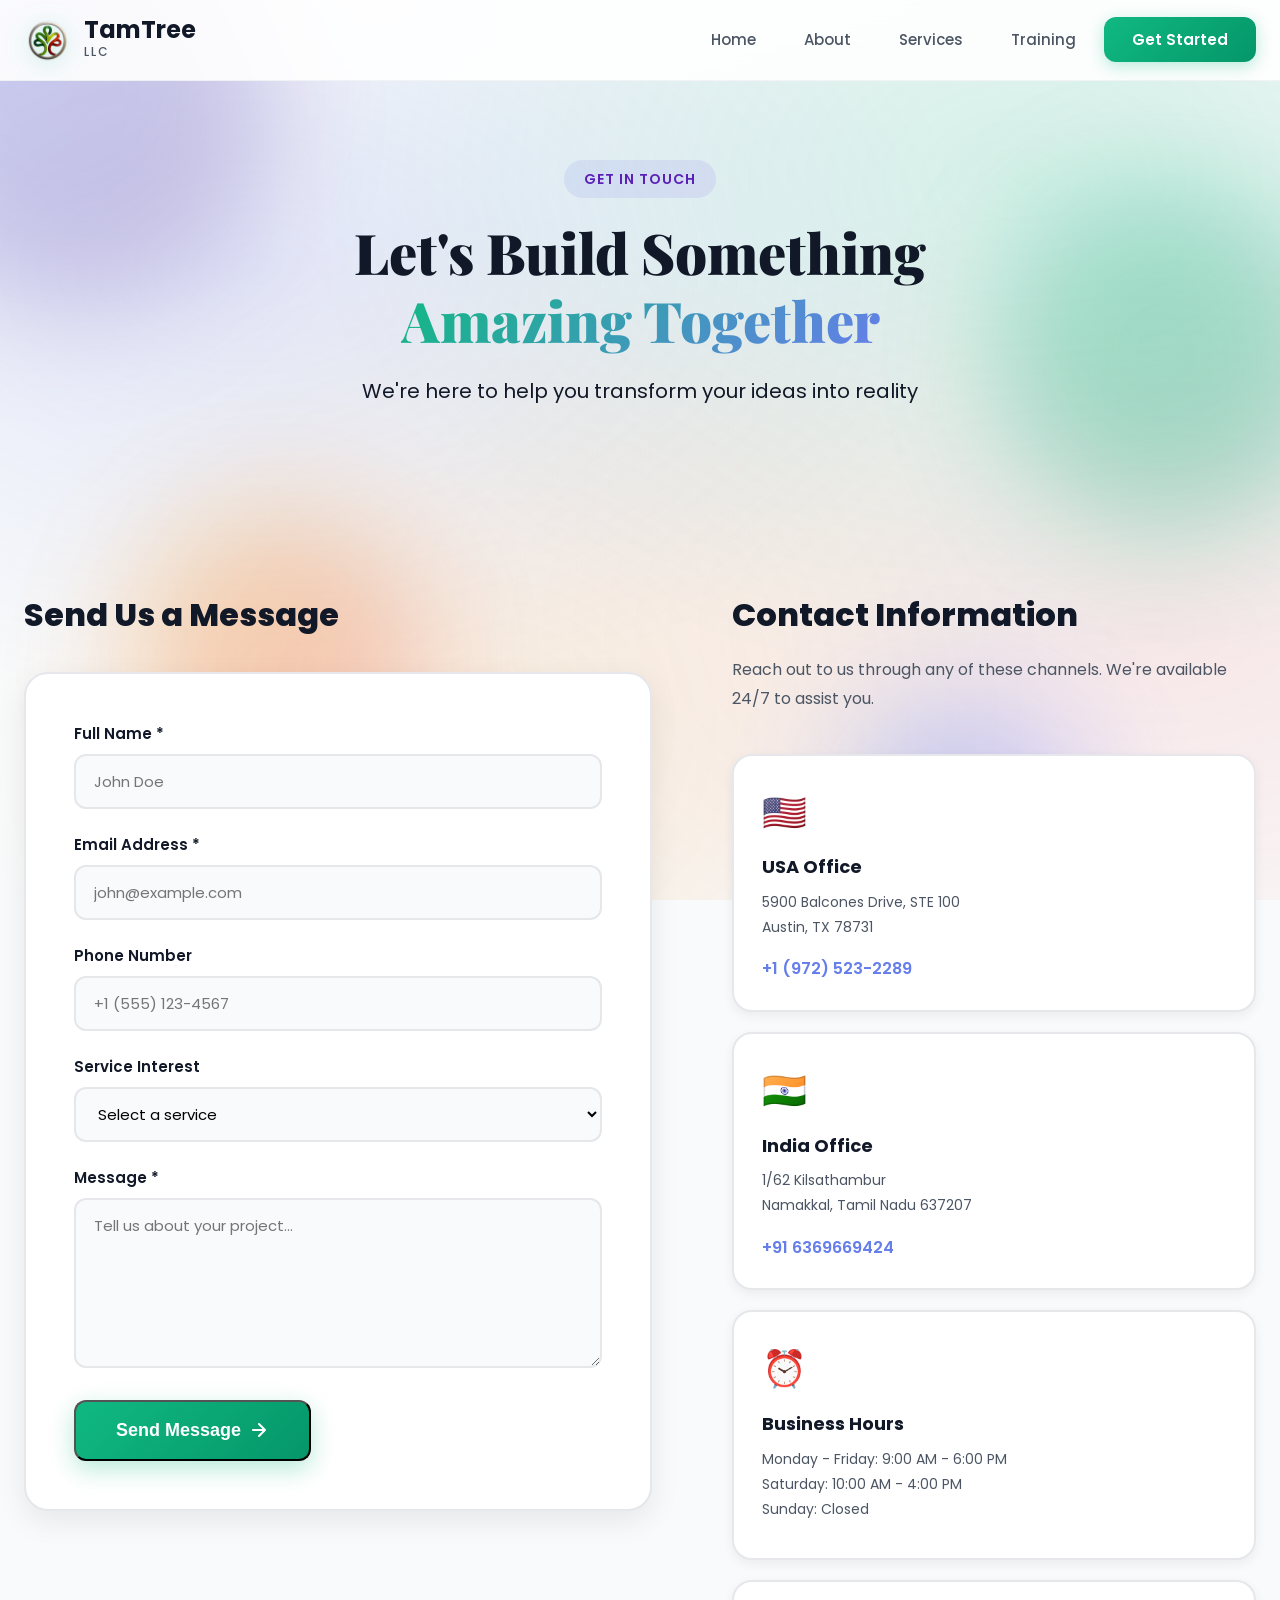
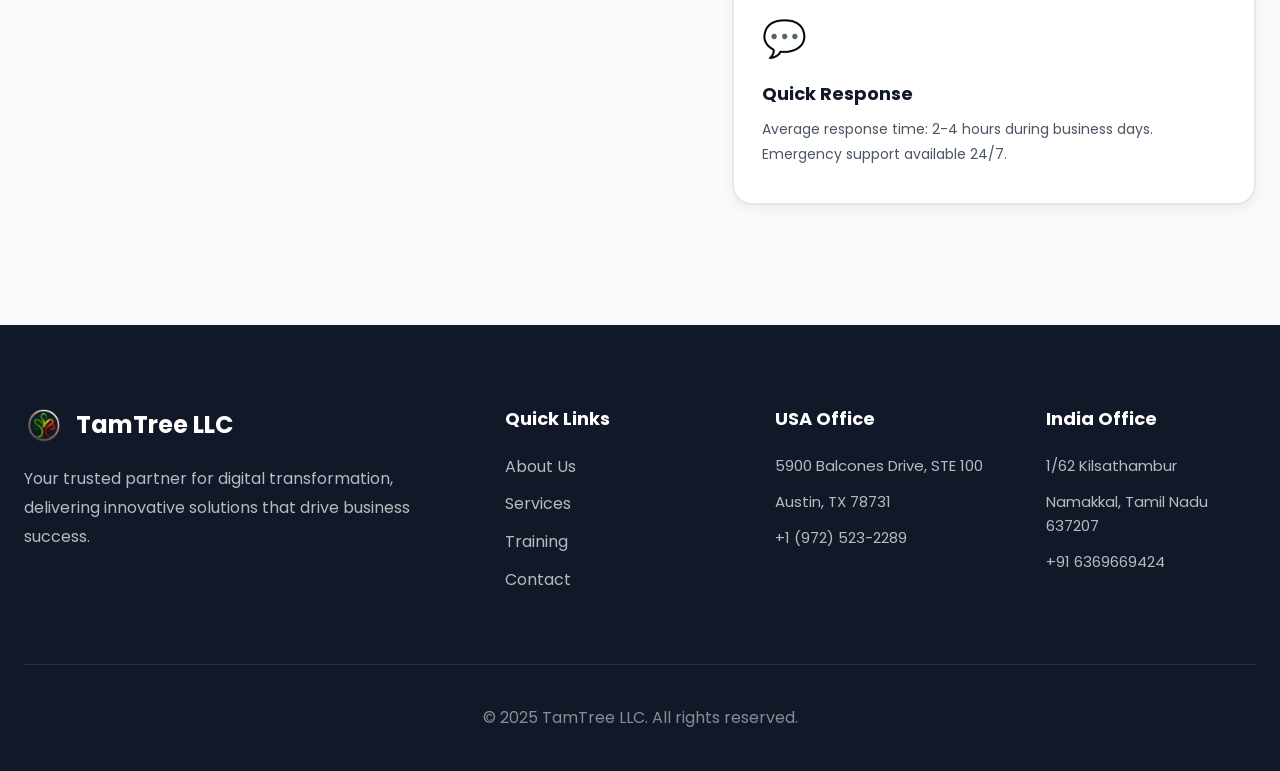
<file: contact.html>
<!DOCTYPE html>
<html lang="en">
<head>
    <meta charset="UTF-8">
    <meta name="viewport" content="width=device-width, initial-scale=1.0">
    <title>Contact Us - TamTree LLC</title>
    <link rel="stylesheet" href="styles.css">
    <link rel="preconnect" href="https://fonts.googleapis.com">
    <link rel="preconnect" href="https://fonts.gstatic.com" crossorigin>
    <link href="https://fonts.googleapis.com/css2?family=Poppins:wght@300;400;500;600;700;800;900&family=Playfair+Display:wght@700;900&display=swap" rel="stylesheet">
</head>
<body>
    <!-- Animated Background -->
    <div class="animated-bg">
        <div class="mesh-gradient"></div>
        <div class="floating-shapes">
            <div class="shape shape-1"></div>
            <div class="shape shape-2"></div>
            <div class="shape shape-3"></div>
            <div class="shape shape-4"></div>
        </div>
    </div>

    <!-- Navigation -->
    <nav class="navbar" id="navbar">
        <div class="container nav-container">
            <div class="nav-brand">
                <div class="logo-container">
                    <img src="assets/logo.png" alt="TamTree Logo" class="logo-img">
                </div>
                <div class="brand-text-wrapper">
                    <span class="brand-text">TamTree</span>
                    <span class="brand-subtitle">LLC</span>
                </div>
            </div>
            <ul class="nav-menu" id="navMenu">
                <li><a href="index.html" class="nav-link">Home</a></li>
                <li><a href="about.html" class="nav-link">About</a></li>
                <li><a href="services.html" class="nav-link">Services</a></li>
                <li><a href="training.html" class="nav-link">Training</a></li>
                <li><a href="contact.html" class="btn-primary-nav">Get Started</a></li>
            </ul>
            <button class="mobile-toggle" id="mobileToggle">
                <span></span>
                <span></span>
                <span></span>
            </button>
        </div>
    </nav>

    <!-- Page Header -->
    <section class="page-header">
        <div class="container">
            <div class="page-header-content">
                <span class="page-subtitle">Get In Touch</span>
                <h1 class="page-title">Let's Build Something <span class="gradient-text">Amazing Together</span></h1>
                <p class="page-description">We're here to help you transform your ideas into reality</p>
            </div>
        </div>
    </section>

    <!-- Contact Section -->
    <section class="contact-section">
        <div class="container">
            <div class="contact-grid">
                <div class="contact-form-wrapper">
                    <h2 class="contact-form-title">Send Us a Message</h2>
                    <form class="contact-form" id="contactForm">
                        <div class="form-group">
                            <label for="name">Full Name *</label>
                            <input type="text" id="name" name="name" required placeholder="John Doe">
                        </div>
                        <div class="form-group">
                            <label for="email">Email Address *</label>
                            <input type="email" id="email" name="email" required placeholder="john@example.com">
                        </div>
                        <div class="form-group">
                            <label for="phone">Phone Number</label>
                            <input type="tel" id="phone" name="phone" placeholder="+1 (555) 123-4567">
                        </div>
                        <div class="form-group">
                            <label for="service">Service Interest</label>
                            <select id="service" name="service">
                                <option value="">Select a service</option>
                                <option value="web-mobile">Web & Mobile Development</option>
                                <option value="fullstack">Fullstack Development</option>
                                <option value="sap-peoplesoft">SAP & PeopleSoft</option>
                                <option value="staffing">Technology Staffing</option>
                                <option value="training">Training Programs</option>
                                <option value="other">Other</option>
                            </select>
                        </div>
                        <div class="form-group">
                            <label for="message">Message *</label>
                            <textarea id="message" name="message" rows="6" required placeholder="Tell us about your project..."></textarea>
                        </div>
                        <button type="submit" class="btn-primary btn-large">
                            Send Message
                            <svg width="20" height="20" viewBox="0 0 20 20" fill="none">
                                <path d="M4 10H16M16 10L10 4M16 10L10 16" stroke="currentColor" stroke-width="2" stroke-linecap="round"/>
                            </svg>
                        </button>
                    </form>
                </div>

                <div class="contact-info-wrapper">
                    <h2 class="contact-info-title">Contact Information</h2>
                    <p class="contact-info-desc">Reach out to us through any of these channels. We're available 24/7 to assist you.</p>
                    
                    <div class="contact-info-cards">
                        <div class="info-card">
                            <div class="info-icon">🇺🇸</div>
                            <h3 class="info-card-title">USA Office</h3>
                            <p class="info-card-text">5900 Balcones Drive, STE 100<br>Austin, TX 78731</p>
                            <a href="tel:+19725232289" class="info-link">+1 (972) 523-2289</a>
                        </div>

                        <div class="info-card">
                            <div class="info-icon">🇮🇳</div>
                            <h3 class="info-card-title">India Office</h3>
                            <p class="info-card-text">1/62 Kilsathambur<br>Namakkal, Tamil Nadu 637207</p>
                            <a href="tel:+916369669424" class="info-link">+91 6369669424</a>
                        </div>

                        <div class="info-card">
                            <div class="info-icon">⏰</div>
                            <h3 class="info-card-title">Business Hours</h3>
                            <p class="info-card-text">Monday - Friday: 9:00 AM - 6:00 PM<br>Saturday: 10:00 AM - 4:00 PM<br>Sunday: Closed</p>
                        </div>

                        <div class="info-card">
                            <div class="info-icon">💬</div>
                            <h3 class="info-card-title">Quick Response</h3>
                            <p class="info-card-text">Average response time: 2-4 hours during business days. Emergency support available 24/7.</p>
                        </div>
                    </div>
                </div>
            </div>
        </div>
    </section>

    <!-- Footer -->
    <footer class="footer">
        <div class="container">
            <div class="footer-content">
                <div class="footer-col">
                    <div class="footer-logo">
                        <img src="assets/logo.png" alt="TamTree Logo">
                        <span>TamTree LLC</span>
                    </div>
                    <p class="footer-about">Your trusted partner for digital transformation, delivering innovative solutions that drive business success.</p>
                </div>
                <div class="footer-col">
                    <h4>Quick Links</h4>
                    <ul class="footer-links">
                        <li><a href="about.html">About Us</a></li>
                        <li><a href="services.html">Services</a></li>
                        <li><a href="training.html">Training</a></li>
                        <li><a href="contact.html">Contact</a></li>
                    </ul>
                </div>
                <div class="footer-col">
                    <h4>USA Office</h4>
                    <ul class="footer-contact">
                        <li>5900 Balcones Drive, STE 100</li>
                        <li>Austin, TX 78731</li>
                        <li>+1 (972) 523-2289</li>
                    </ul>
                </div>
                <div class="footer-col">
                    <h4>India Office</h4>
                    <ul class="footer-contact">
                        <li>1/62 Kilsathambur</li>
                        <li>Namakkal, Tamil Nadu 637207</li>
                        <li>+91 6369669424</li>
                    </ul>
                </div>
            </div>
            <div class="footer-bottom">
                <p>&copy; 2025 TamTree LLC. All rights reserved.</p>
            </div>
        </div>
    </footer>

    <script src="script.js"></script>
</body>
</html>
</file>
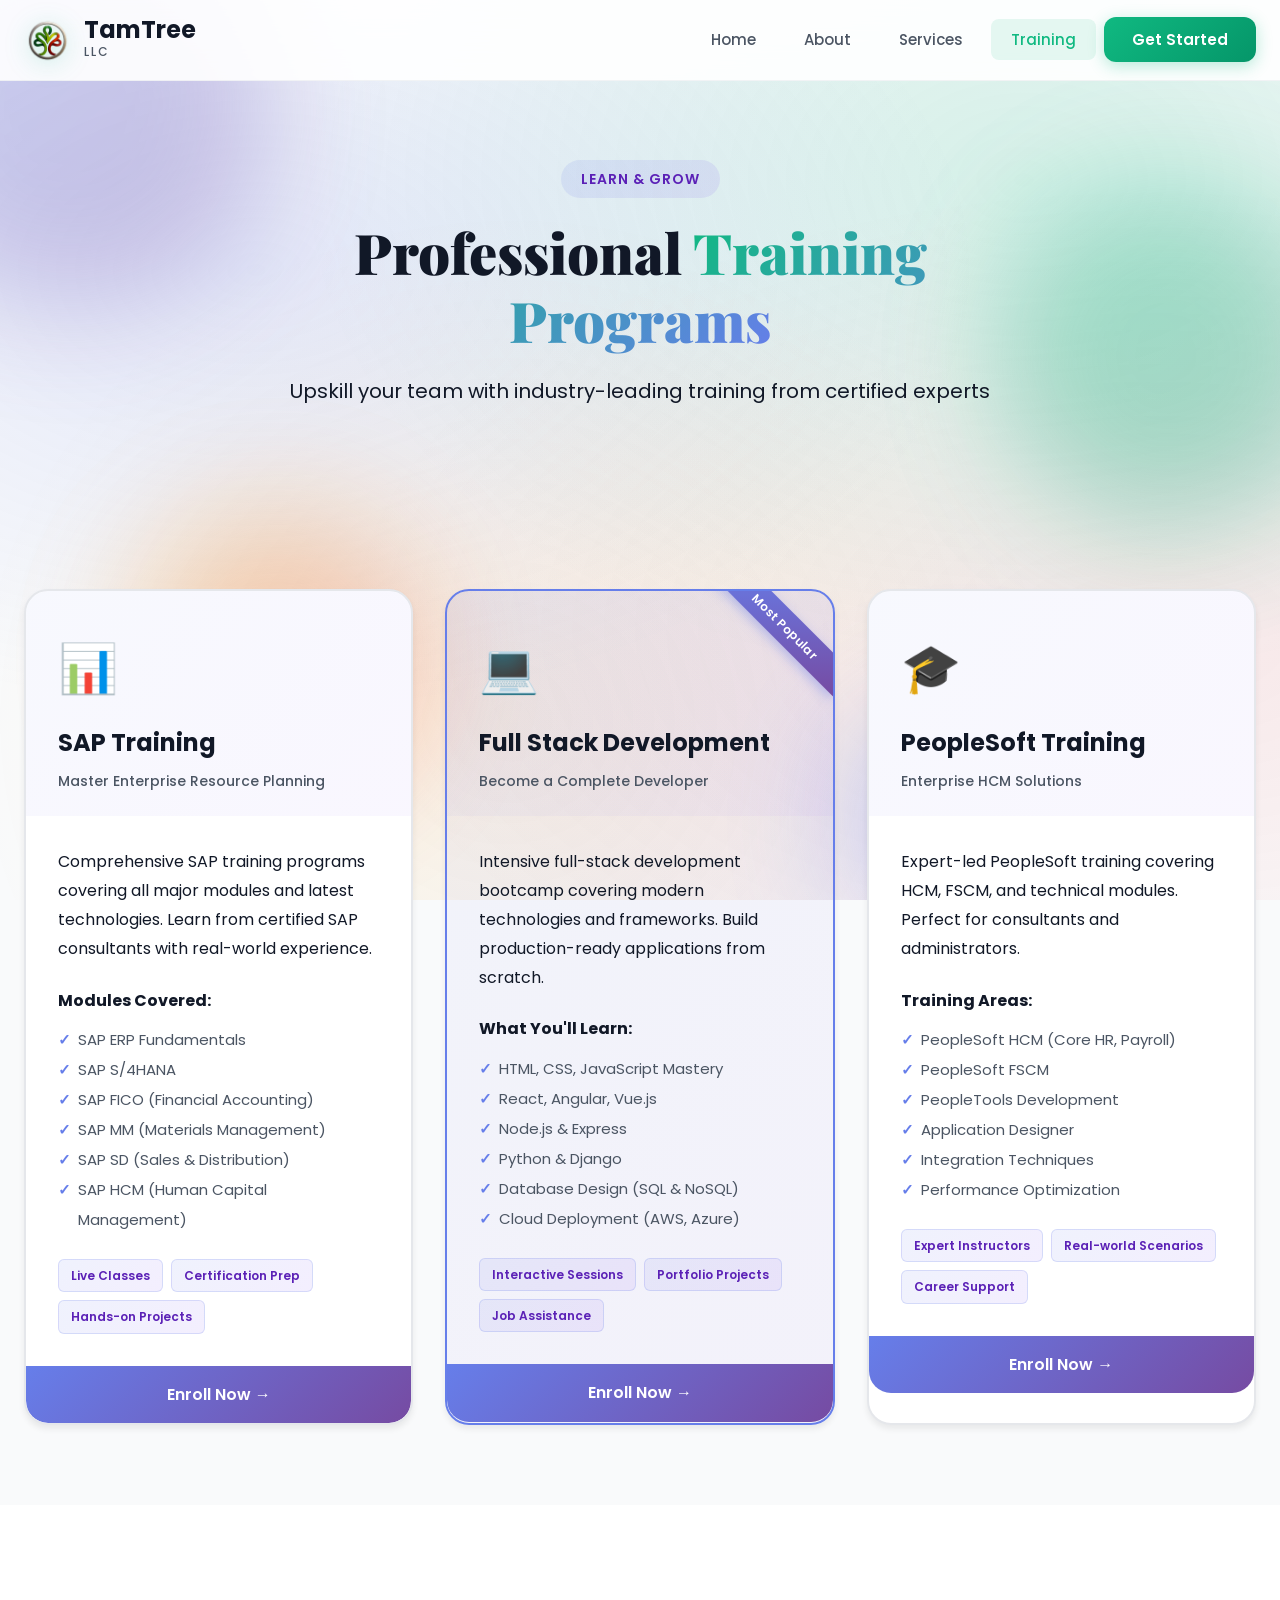
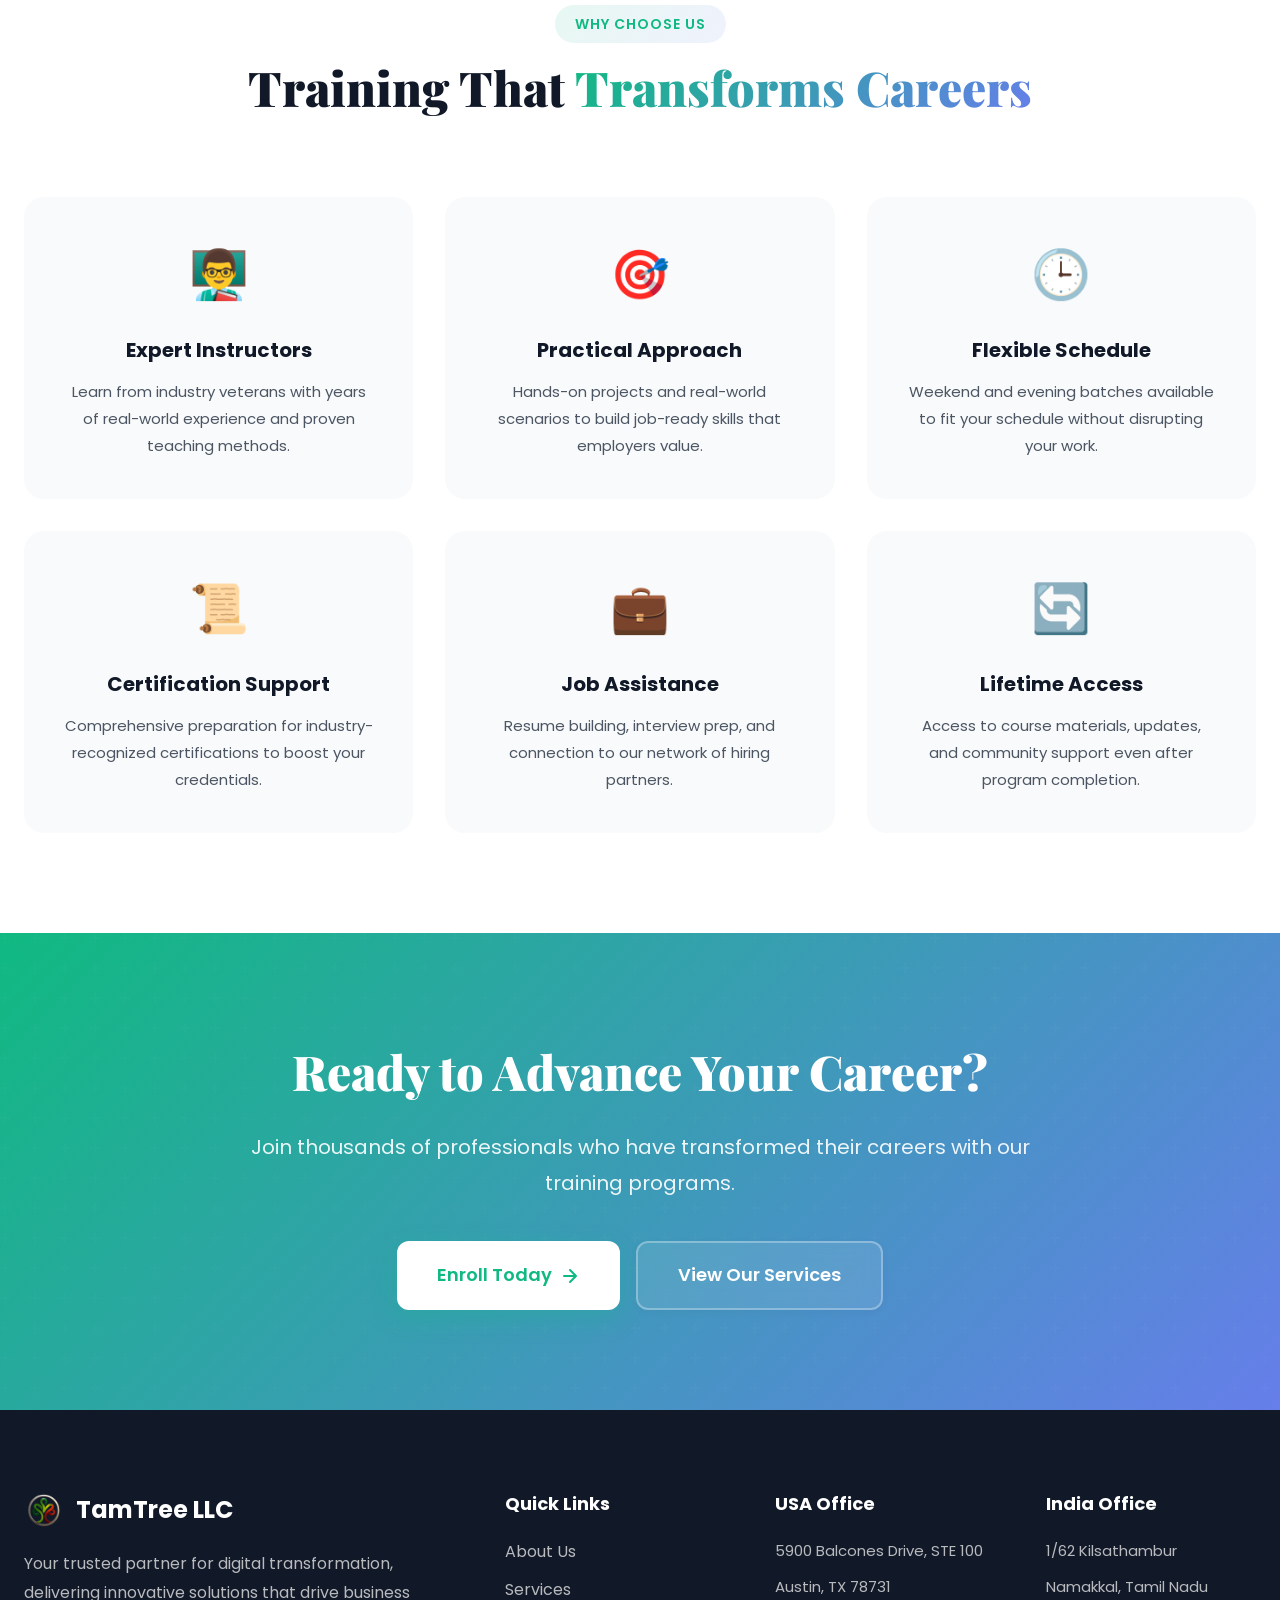
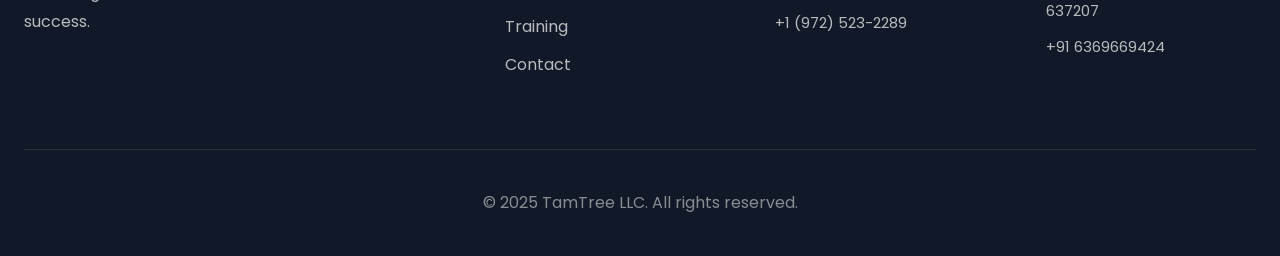
<file: training.html>
<!DOCTYPE html>
<html lang="en">
<head>
    <meta charset="UTF-8">
    <meta name="viewport" content="width=device-width, initial-scale=1.0">
    <title>Training Programs - TamTree LLC</title>
    <link rel="stylesheet" href="styles.css">
    <link rel="preconnect" href="https://fonts.googleapis.com">
    <link rel="preconnect" href="https://fonts.gstatic.com" crossorigin>
    <link href="https://fonts.googleapis.com/css2?family=Poppins:wght@300;400;500;600;700;800;900&family=Playfair+Display:wght@700;900&display=swap" rel="stylesheet">
</head>
<body>
    <!-- Animated Background -->
    <div class="animated-bg">
        <div class="mesh-gradient"></div>
        <div class="floating-shapes">
            <div class="shape shape-1"></div>
            <div class="shape shape-2"></div>
            <div class="shape shape-3"></div>
            <div class="shape shape-4"></div>
        </div>
    </div>

    <!-- Navigation -->
    <nav class="navbar" id="navbar">
        <div class="container nav-container">
            <div class="nav-brand">
                <div class="logo-container">
                    <img src="assets/logo.png" alt="TamTree Logo" class="logo-img">
                </div>
                <div class="brand-text-wrapper">
                    <span class="brand-text">TamTree</span>
                    <span class="brand-subtitle">LLC</span>
                </div>
            </div>
            <ul class="nav-menu" id="navMenu">
                <li><a href="index.html" class="nav-link">Home</a></li>
                <li><a href="about.html" class="nav-link">About</a></li>
                <li><a href="services.html" class="nav-link">Services</a></li>
                <li><a href="training.html" class="nav-link active">Training</a></li>
                <li><a href="contact.html" class="btn-primary-nav">Get Started</a></li>
            </ul>
            <button class="mobile-toggle" id="mobileToggle">
                <span></span>
                <span></span>
                <span></span>
            </button>
        </div>
    </nav>

    <!-- Page Header -->
    <section class="page-header">
        <div class="container">
            <div class="page-header-content">
                <span class="page-subtitle">Learn & Grow</span>
                <h1 class="page-title">Professional <span class="gradient-text">Training Programs</span></h1>
                <p class="page-description">Upskill your team with industry-leading training from certified experts</p>
            </div>
        </div>
    </section>

    <!-- Training Programs -->
    <section class="training-programs">
        <div class="container">
            <div class="training-grid">
                <div class="training-card">
                    <div class="training-header">
                        <div class="training-icon">📊</div>
                        <h3 class="training-title">SAP Training</h3>
                        <p class="training-subtitle">Master Enterprise Resource Planning</p>
                    </div>
                    <div class="training-body">
                        <p class="training-desc">Comprehensive SAP training programs covering all major modules and latest technologies. Learn from certified SAP consultants with real-world experience.</p>
                        <h4 class="training-modules-title">Modules Covered:</h4>
                        <ul class="training-modules">
                            <li>SAP ERP Fundamentals</li>
                            <li>SAP S/4HANA</li>
                            <li>SAP FICO (Financial Accounting)</li>
                            <li>SAP MM (Materials Management)</li>
                            <li>SAP SD (Sales & Distribution)</li>
                            <li>SAP HCM (Human Capital Management)</li>
                        </ul>
                        <div class="training-features">
                            <span class="feature-badge">Live Classes</span>
                            <span class="feature-badge">Certification Prep</span>
                            <span class="feature-badge">Hands-on Projects</span>
                        </div>
                    </div>
                    <a href="contact.html" class="training-cta">Enroll Now →</a>
                </div>

                <div class="training-card featured">
                    <div class="featured-ribbon">Most Popular</div>
                    <div class="training-header">
                        <div class="training-icon">💻</div>
                        <h3 class="training-title">Full Stack Development</h3>
                        <p class="training-subtitle">Become a Complete Developer</p>
                    </div>
                    <div class="training-body">
                        <p class="training-desc">Intensive full-stack development bootcamp covering modern technologies and frameworks. Build production-ready applications from scratch.</p>
                        <h4 class="training-modules-title">What You'll Learn:</h4>
                        <ul class="training-modules">
                            <li>HTML, CSS, JavaScript Mastery</li>
                            <li>React, Angular, Vue.js</li>
                            <li>Node.js & Express</li>
                            <li>Python & Django</li>
                            <li>Database Design (SQL & NoSQL)</li>
                            <li>Cloud Deployment (AWS, Azure)</li>
                        </ul>
                        <div class="training-features">
                            <span class="feature-badge">Interactive Sessions</span>
                            <span class="feature-badge">Portfolio Projects</span>
                            <span class="feature-badge">Job Assistance</span>
                        </div>
                    </div>
                    <a href="contact.html" class="training-cta">Enroll Now →</a>
                </div>

                <div class="training-card">
                    <div class="training-header">
                        <div class="training-icon">🎓</div>
                        <h3 class="training-title">PeopleSoft Training</h3>
                        <p class="training-subtitle">Enterprise HCM Solutions</p>
                    </div>
                    <div class="training-body">
                        <p class="training-desc">Expert-led PeopleSoft training covering HCM, FSCM, and technical modules. Perfect for consultants and administrators.</p>
                        <h4 class="training-modules-title">Training Areas:</h4>
                        <ul class="training-modules">
                            <li>PeopleSoft HCM (Core HR, Payroll)</li>
                            <li>PeopleSoft FSCM</li>
                            <li>PeopleTools Development</li>
                            <li>Application Designer</li>
                            <li>Integration Techniques</li>
                            <li>Performance Optimization</li>
                        </ul>
                        <div class="training-features">
                            <span class="feature-badge">Expert Instructors</span>
                            <span class="feature-badge">Real-world Scenarios</span>
                            <span class="feature-badge">Career Support</span>
                        </div>
                    </div>
                    <a href="contact.html" class="training-cta">Enroll Now →</a>
                </div>
            </div>
        </div>
    </section>

    <!-- Training Features -->
    <section class="training-benefits">
        <div class="container">
            <div class="section-header">
                <span class="section-subtitle">Why Choose Us</span>
                <h2 class="section-title">Training That <span class="gradient-text">Transforms Careers</span></h2>
            </div>
            <div class="benefits-grid">
                <div class="benefit-card">
                    <div class="benefit-icon">👨‍🏫</div>
                    <h3 class="benefit-title">Expert Instructors</h3>
                    <p class="benefit-text">Learn from industry veterans with years of real-world experience and proven teaching methods.</p>
                </div>
                <div class="benefit-card">
                    <div class="benefit-icon">🎯</div>
                    <h3 class="benefit-title">Practical Approach</h3>
                    <p class="benefit-text">Hands-on projects and real-world scenarios to build job-ready skills that employers value.</p>
                </div>
                <div class="benefit-card">
                    <div class="benefit-icon">🕒</div>
                    <h3 class="benefit-title">Flexible Schedule</h3>
                    <p class="benefit-text">Weekend and evening batches available to fit your schedule without disrupting your work.</p>
                </div>
                <div class="benefit-card">
                    <div class="benefit-icon">📜</div>
                    <h3 class="benefit-title">Certification Support</h3>
                    <p class="benefit-text">Comprehensive preparation for industry-recognized certifications to boost your credentials.</p>
                </div>
                <div class="benefit-card">
                    <div class="benefit-icon">💼</div>
                    <h3 class="benefit-title">Job Assistance</h3>
                    <p class="benefit-text">Resume building, interview prep, and connection to our network of hiring partners.</p>
                </div>
                <div class="benefit-card">
                    <div class="benefit-icon">🔄</div>
                    <h3 class="benefit-title">Lifetime Access</h3>
                    <p class="benefit-text">Access to course materials, updates, and community support even after program completion.</p>
                </div>
            </div>
        </div>
    </section>

    <!-- CTA Section -->
    <section class="cta-section">
        <div class="container">
            <div class="cta-content">
                <div class="cta-text">
                    <h2 class="cta-title">Ready to Advance Your Career?</h2>
                    <p class="cta-description">Join thousands of professionals who have transformed their careers with our training programs.</p>
                </div>
                <div class="cta-buttons">
                    <a href="contact.html" class="btn-primary btn-large">
                        Enroll Today
                        <svg width="20" height="20" viewBox="0 0 20 20" fill="none">
                            <path d="M4 10H16M16 10L10 4M16 10L10 16" stroke="currentColor" stroke-width="2" stroke-linecap="round"/>
                        </svg>
                    </a>
                    <a href="services.html" class="btn-secondary btn-large">View Our Services</a>
                </div>
            </div>
        </div>
    </section>

    <!-- Footer -->
    <footer class="footer">
        <div class="container">
            <div class="footer-content">
                <div class="footer-col">
                    <div class="footer-logo">
                        <img src="assets/logo.png" alt="TamTree Logo">
                        <span>TamTree LLC</span>
                    </div>
                    <p class="footer-about">Your trusted partner for digital transformation, delivering innovative solutions that drive business success.</p>
                </div>
                <div class="footer-col">
                    <h4>Quick Links</h4>
                    <ul class="footer-links">
                        <li><a href="about.html">About Us</a></li>
                        <li><a href="services.html">Services</a></li>
                        <li><a href="training.html">Training</a></li>
                        <li><a href="contact.html">Contact</a></li>
                    </ul>
                </div>
                <div class="footer-col">
                    <h4>USA Office</h4>
                    <ul class="footer-contact">
                        <li>5900 Balcones Drive, STE 100</li>
                        <li>Austin, TX 78731</li>
                        <li>+1 (972) 523-2289</li>
                    </ul>
                </div>
                <div class="footer-col">
                    <h4>India Office</h4>
                    <ul class="footer-contact">
                        <li>1/62 Kilsathambur</li>
                        <li>Namakkal, Tamil Nadu 637207</li>
                        <li>+91 6369669424</li>
                    </ul>
                </div>
            </div>
            <div class="footer-bottom">
                <p>&copy; 2025 TamTree LLC. All rights reserved.</p>
            </div>
        </div>
    </footer>

    <script src="script.js"></script>
</body>
</html>
</file>
<file: styles.css>
/* ===== Premium Design System ===== */
:root {
    --primary: #10b981;
    --primary-dark: #059669;
    --secondary: #667eea;
    --secondary-dark: #764ba2;
    --accent: #f59e0b;
    --accent-red: #ef4444;
    --text-primary: #111827;
    --text-secondary: #4b5563;
    --bg-light: #f9fafb;
    --bg-white: #ffffff;
    --border: #e5e7eb;
    --shadow-sm: 0 2px 8px rgba(0, 0, 0, 0.04);
    --shadow-md: 0 8px 24px rgba(0, 0, 0, 0.08);
    --shadow-lg: 0 16px 48px rgba(0, 0, 0, 0.12);
    --shadow-xl: 0 24px 64px rgba(0, 0, 0, 0.16);
}

* {
    margin: 0;
    padding: 0;
    box-sizing: border-box;
}

body {
    font-family: 'Poppins', -apple-system, BlinkMacSystemFont, sans-serif;
    color: var(--text-primary);
    line-height: 1.6;
    overflow-x: hidden;
    background: var(--bg-light);
}

.container {
    max-width: 1280px;
    margin: 0 auto;
    padding: 0 24px;
}

/* ===== Animated Background ===== */
.animated-bg {
    position: fixed;
    top: 0;
    left: 0;
    width: 100%;
    height: 100%;
    z-index: -1;
    overflow: hidden;
}

.mesh-gradient {
    position: absolute;
    width: 100%;
    height: 100%;
    background: 
        radial-gradient(at 20% 30%, rgba(102, 126, 234, 0.15) 0px, transparent 50%),
        radial-gradient(at 80% 20%, rgba(16, 185, 129, 0.15) 0px, transparent 50%),
        radial-gradient(at 40% 80%, rgba(245, 158, 11, 0.1) 0px, transparent 50%),
        radial-gradient(at 90% 70%, rgba(239, 68, 68, 0.1) 0px, transparent 50%);
    animation: meshMove 20s ease-in-out infinite;
}

@keyframes meshMove {
    0%, 100% { transform: translate(0, 0) scale(1); }
    33% { transform: translate(30px, -30px) scale(1.1); }
    66% { transform: translate(-20px, 20px) scale(0.9); }
}

.floating-shapes {
    position: absolute;
    width: 100%;
    height: 100%;
}

.shape {
    position: absolute;
    border-radius: 50%;
    filter: blur(60px);
    opacity: 0.3;
}

.shape-1 {
    width: 400px;
    height: 400px;
    background: linear-gradient(135deg, #667eea 0%, #764ba2 100%);
    top: -10%;
    left: -10%;
    animation: float 25s ease-in-out infinite;
}

.shape-2 {
    width: 350px;
    height: 350px;
    background: linear-gradient(135deg, #10b981 0%, #059669 100%);
    top: 20%;
    right: -5%;
    animation: float 20s ease-in-out infinite reverse;
}

.shape-3 {
    width: 300px;
    height: 300px;
    background: linear-gradient(135deg, #f59e0b 0%, #ef4444 100%);
    bottom: 10%;
    left: 10%;
    animation: float 30s ease-in-out infinite;
}

.shape-4 {
    width: 250px;
    height: 250px;
    background: linear-gradient(135deg, #3b82f6 0%, #8b5cf6 100%);
    bottom: -5%;
    right: 15%;
    animation: float 22s ease-in-out infinite reverse;
}

@keyframes float {
    0%, 100% { transform: translate(0, 0) rotate(0deg); }
    33% { transform: translate(50px, -50px) rotate(120deg); }
    66% { transform: translate(-30px, 30px) rotate(240deg); }
}

/* ===== Navigation ===== */
.navbar {
    position: fixed;
    top: 0;
    left: 0;
    width: 100%;
    background: rgba(255, 255, 255, 0.9);
    backdrop-filter: blur(20px);
    -webkit-backdrop-filter: blur(20px);
    border-bottom: 1px solid rgba(229, 231, 235, 0.5);
    z-index: 1000;
    transition: all 0.3s cubic-bezier(0.4, 0, 0.2, 1);
}

.navbar.scrolled {
    box-shadow: var(--shadow-md);
}

.nav-container {
    display: flex;
    justify-content: space-between;
    align-items: center;
    padding: 16px 24px;
}

.nav-brand {
    display: flex;
    align-items: center;
    gap: 12px;
    cursor: pointer;
}

.logo-container {
    width: 48px;
    height: 48px;
    animation: logoFloat 3s ease-in-out infinite;
}

@keyframes logoFloat {
    0%, 100% { transform: translateY(0px); }
    50% { transform: translateY(-5px); }
}

.logo-img {
    width: 100%;
    height: 100%;
    filter: drop-shadow(0 4px 12px rgba(16, 185, 129, 0.3));
}

.brand-text-wrapper {
    display: flex;
    flex-direction: column;
}

.brand-text {
    font-size: 24px;
    font-weight: 700;
    color: var(--text-primary);
    line-height: 1;
}

.brand-subtitle {
    font-size: 12px;
    font-weight: 500;
    color: var(--text-secondary);
    letter-spacing: 2px;
}

.nav-menu {
    display: flex;
    list-style: none;
    gap: 8px;
    align-items: center;
}

.nav-link {
    padding: 10px 20px;
    color: var(--text-secondary);
    text-decoration: none;
    font-weight: 500;
    font-size: 15px;
    border-radius: 8px;
    transition: all 0.3s ease;
    position: relative;
}

.nav-link:hover {
    color: var(--primary);
    background: rgba(16, 185, 129, 0.05);
}

.nav-link.active {
    color: var(--primary);
    background: rgba(16, 185, 129, 0.1);
}

.btn-primary-nav {
    padding: 12px 28px;
    background: linear-gradient(135deg, var(--primary) 0%, var(--primary-dark) 100%);
    color: white;
    text-decoration: none;
    font-weight: 600;
    font-size: 15px;
    border-radius: 12px;
    box-shadow: 0 4px 16px rgba(16, 185, 129, 0.3);
    transition: all 0.3s cubic-bezier(0.4, 0, 0.2, 1);
}

.btn-primary-nav:hover {
    transform: translateY(-2px);
    box-shadow: 0 8px 24px rgba(16, 185, 129, 0.4);
}

.mobile-toggle {
    display: none;
    flex-direction: column;
    gap: 6px;
    background: none;
    border: none;
    cursor: pointer;
    padding: 8px;
}

.mobile-toggle span {
    width: 28px;
    height: 3px;
    background: var(--text-primary);
    border-radius: 2px;
    transition: all 0.3s ease;
}

/* ===== Hero Section ===== */
.hero {
    padding: 160px 0 120px;
    position: relative;
}

.hero-content {
    display: grid;
    grid-template-columns: 1fr 1fr;
    gap: 80px;
    align-items: center;
}

.hero-badge {
    display: inline-flex;
    align-items: center;
    gap: 12px;
    padding: 12px 24px;
    background: linear-gradient(135deg, rgba(102, 126, 234, 0.15) 0%, rgba(139, 92, 246, 0.15) 100%);
    border: 1.5px solid rgba(102, 126, 234, 0.3);
    border-radius: 50px;
    font-size: 17px;
    font-weight: 600;
    color: #5b21b6;
    margin-bottom: 24px;
    animation: slideDown 0.8s cubic-bezier(0.4, 0, 0.2, 1);
}

@keyframes slideDown {
    from {
        opacity: 0;
        transform: translateY(-20px);
    }
    to {
        opacity: 1;
        transform: translateY(0);
    }
}

.badge-icon {
    font-size: 18px;
    animation: sparkle 2s ease-in-out infinite;
}

@keyframes sparkle {
    0%, 100% { transform: scale(1) rotate(0deg); }
    50% { transform: scale(1.2) rotate(180deg); }
}

.hero-title {
    font-family: 'Playfair Display', serif;
    font-size: 64px;
    font-weight: 900;
    line-height: 1.1;
    margin-bottom: 24px;
    animation: fadeInUp 0.8s cubic-bezier(0.4, 0, 0.2, 1) 0.2s both;
}

@keyframes fadeInUp {
    from {
        opacity: 0;
        transform: translateY(30px);
    }
    to {
        opacity: 1;
        transform: translateY(0);
    }
}

.gradient-text {
    background: linear-gradient(135deg, var(--primary) 0%, var(--secondary) 100%);
    -webkit-background-clip: text;
    -webkit-text-fill-color: transparent;
    background-clip: text;
}

.hero-description {
    font-size: 20px;
    line-height: 1.8;
    color: var(--text-primary);
    margin-bottom: 40px;
    animation: fadeInUp 0.8s cubic-bezier(0.4, 0, 0.2, 1) 0.4s both;
    font-weight: 400;
}

.hero-buttons {
    display: flex;
    gap: 16px;
    margin-bottom: 48px;
    animation: fadeInUp 0.8s cubic-bezier(0.4, 0, 0.2, 1) 0.6s both;
}

.btn-primary {
    display: inline-flex;
    align-items: center;
    gap: 8px;
    padding: 16px 32px;
    background: linear-gradient(135deg, var(--primary) 0%, var(--primary-dark) 100%);
    color: white;
    text-decoration: none;
    font-weight: 600;
    font-size: 16px;
    border-radius: 12px;
    box-shadow: 0 8px 24px rgba(16, 185, 129, 0.3);
    transition: all 0.3s cubic-bezier(0.4, 0, 0.2, 1);
}

.btn-primary:hover {
    transform: translateY(-3px);
    box-shadow: 0 12px 32px rgba(16, 185, 129, 0.4);
}

.btn-secondary {
    display: inline-flex;
    align-items: center;
    gap: 8px;
    padding: 16px 32px;
    background: var(--bg-white);
    color: var(--text-primary);
    text-decoration: none;
    font-weight: 600;
    font-size: 16px;
    border-radius: 12px;
    border: 2px solid var(--border);
    box-shadow: var(--shadow-sm);
    transition: all 0.3s cubic-bezier(0.4, 0, 0.2, 1);
}

.btn-secondary:hover {
    transform: translateY(-3px);
    box-shadow: var(--shadow-md);
    border-color: var(--primary);
}

.hero-stats {
    display: flex;
    gap: 32px;
    align-items: center;
    animation: fadeInUp 0.8s cubic-bezier(0.4, 0, 0.2, 1) 0.8s both;
}

.stat-item {
    display: flex;
    flex-direction: column;
}

.stat-number {
    font-size: 36px;
    font-weight: 800;
    color: var(--primary);
    line-height: 1;
}

.stat-label {
    font-size: 14px;
    color: var(--text-secondary);
    margin-top: 4px;
}

.stat-divider {
    width: 1px;
    height: 40px;
    background: var(--border);
}

/* ===== Hero Visual ===== */
.hero-visual {
    position: relative;
    height: 600px;
    animation: fadeIn 1s cubic-bezier(0.4, 0, 0.2, 1) 0.4s both;
}

@keyframes fadeIn {
    from { opacity: 0; }
    to { opacity: 1; }
}

.visual-card {
    position: absolute;
    background: var(--bg-white);
    border-radius: 20px;
    padding: 24px;
    box-shadow: 
        0 10px 30px rgba(0, 0, 0, 0.1),
        0 4px 8px rgba(0, 0, 0, 0.05);
    backdrop-filter: blur(10px);
    transition: all 0.4s cubic-bezier(0.4, 0, 0.2, 1);
    transform-style: preserve-3d;
    border: 2px solid rgba(255, 255, 255, 0.8);
}

.visual-card:hover {
    transform: translateY(-12px) rotateX(5deg) scale(1.05);
    box-shadow: 
        0 25px 50px rgba(102, 126, 234, 0.2),
        0 15px 30px rgba(0, 0, 0, 0.15);
}

.card-1 {
    top: 50px;
    left: 0;
    width: 280px;
    animation: floatCard 6s ease-in-out infinite;
}

.card-2 {
    top: 200px;
    right: 40px;
    width: 260px;
    animation: floatCard 7s ease-in-out infinite 1s;
}

.card-3 {
    bottom: 80px;
    left: 60px;
    width: 240px;
    animation: floatCard 8s ease-in-out infinite 2s;
}

@keyframes floatCard {
    0%, 100% { transform: translateY(0px); }
    50% { transform: translateY(-20px); }
}

.card-icon {
    font-size: 32px;
    margin-bottom: 12px;
}

.card-title {
    font-size: 18px;
    font-weight: 700;
    color: var(--text-primary);
    margin-bottom: 4px;
}

.card-subtitle {
    font-size: 14px;
    color: var(--text-secondary);
}

.card-trend {
    margin-top: 16px;
}

.hero-graphic {
    position: absolute;
    top: 50%;
    left: 50%;
    transform: translate(-50%, -50%);
    width: 300px;
    height: 300px;
}

.graphic-circle {
    position: absolute;
    border-radius: 50%;
    border: 2px solid;
}

.circle-1 {
    width: 100%;
    height: 100%;
    border-color: rgba(16, 185, 129, 0.2);
    animation: spin 20s linear infinite;
}

.circle-2 {
    width: 70%;
    height: 70%;
    top: 15%;
    left: 15%;
    border-color: rgba(102, 126, 234, 0.2);
    animation: spin 15s linear infinite reverse;
}

.circle-3 {
    width: 40%;
    height: 40%;
    top: 30%;
    left: 30%;
    border-color: rgba(245, 158, 11, 0.2);
    animation: spin 10s linear infinite;
}

@keyframes spin {
    from { transform: rotate(0deg); }
    to { transform: rotate(360deg); }
}

/* ===== Services Section ===== */
.services-section {
    padding: 100px 0;
    background: var(--bg-white);
}

.section-header {
    text-align: center;
    max-width: 800px;
    margin: 0 auto 80px;
}

.section-subtitle {
    display: inline-block;
    padding: 8px 20px;
    background: linear-gradient(135deg, rgba(16, 185, 129, 0.1) 0%, rgba(102, 126, 234, 0.1) 100%);
    color: var(--primary);
    font-size: 14px;
    font-weight: 600;
    border-radius: 50px;
    margin-bottom: 16px;
    letter-spacing: 1px;
    text-transform: uppercase;
}

.section-title {
    font-family: 'Playfair Display', serif;
    font-size: 48px;
    font-weight: 900;
    line-height: 1.2;
    margin-bottom: 20px;
}

.section-description {
    font-size: 18px;
    color: var(--text-primary);
    line-height: 1.8;
    font-weight: 400;
}

.services-grid {
    display: grid;
    grid-template-columns: repeat(4, 1fr);
    gap: 24px;
}

.service-card {
    background: var(--bg-white);
    border: 2px solid var(--border);
    border-radius: 20px;
    padding: 0;
    transition: all 0.4s cubic-bezier(0.4, 0, 0.2, 1);
    position: relative;
    overflow: hidden;
    display: flex;
    flex-direction: column;
    transform-style: preserve-3d;
    box-shadow: 
        0 4px 6px rgba(0, 0, 0, 0.07),
        0 10px 15px rgba(0, 0, 0, 0.05);
}

.service-card::before {
    content: '';
    position: absolute;
    top: 0;
    left: 0;
    width: 100%;
    height: 4px;
    background: linear-gradient(90deg, var(--primary) 0%, var(--secondary) 100%);
    transform: scaleX(0);
    transition: transform 0.4s ease;
}

.service-card:hover::before {
    transform: scaleX(1);
}

.service-card:hover {
    transform: translateY(-16px) rotateX(2deg) scale(1.02);
    box-shadow: 
        0 20px 40px rgba(102, 126, 234, 0.15),
        0 10px 20px rgba(0, 0, 0, 0.1),
        0 0 0 1px rgba(102, 126, 234, 0.1);
    border-color: var(--secondary);
}

.service-card.featured {
    background: linear-gradient(135deg, rgba(102, 126, 234, 0.05) 0%, rgba(139, 92, 246, 0.05) 100%);
    border-color: rgba(102, 126, 234, 0.3);
    box-shadow: 
        0 4px 6px rgba(102, 126, 234, 0.1),
        0 10px 15px rgba(102, 126, 234, 0.08);
}

.featured-badge {
    position: absolute;
    top: 20px;
    right: 20px;
    padding: 6px 16px;
    background: linear-gradient(135deg, var(--secondary) 0%, var(--secondary-dark) 100%);
    color: white;
    font-size: 12px;
    font-weight: 600;
    border-radius: 50px;
    box-shadow: 0 4px 12px rgba(102, 126, 234, 0.4);
    z-index: 10;
}

.service-image {
    width: 100%;
    height: 180px;
    overflow: hidden;
    border-radius: 18px 18px 0 0;
    position: relative;
}

.service-image img {
    width: 100%;
    height: 100%;
    object-fit: cover;
    transition: transform 0.6s cubic-bezier(0.4, 0, 0.2, 1);
}

.service-card:hover .service-image img {
    transform: scale(1.1);
}

.service-image::after {
    content: '';
    position: absolute;
    top: 0;
    left: 0;
    right: 0;
    bottom: 0;
    background: linear-gradient(180deg, transparent 0%, rgba(0,0,0,0.1) 100%);
}

.service-title {
    font-size: 18px;
    font-weight: 700;
    margin-bottom: 12px;
    color: var(--text-primary);
    padding: 24px 24px 0 24px;
}

.service-description {
    font-size: 14px;
    line-height: 1.6;
    color: var(--text-secondary);
    margin-bottom: 16px;
    padding: 0 24px;
    flex-grow: 1;
}

.service-tech {
    display: flex;
    flex-wrap: wrap;
    gap: 6px;
    margin-bottom: 16px;
    padding: 0 24px;
}

.tech-tag {
    padding: 5px 12px;
    background: linear-gradient(135deg, rgba(102, 126, 234, 0.12) 0%, rgba(139, 92, 246, 0.12) 100%);
    color: #5b21b6;
    font-size: 11px;
    font-weight: 600;
    border-radius: 6px;
    border: 1px solid rgba(102, 126, 234, 0.25);
}

.service-link {
    display: inline-flex;
    align-items: center;
    gap: 6px;
    color: var(--secondary);
    text-decoration: none;
    font-weight: 600;
    font-size: 14px;
    transition: all 0.3s ease;
    padding: 0 24px 24px 24px;
}

.service-link:hover {
    gap: 12px;
    color: var(--secondary-dark);
}

/* ===== Technologies Section ===== */
.technologies-section {
    padding: 80px 0;
    background: var(--bg-white);
    overflow: hidden;
}

.tech-marquee {
    margin-top: 60px;
    width: 100%;
    overflow: hidden;
    background: linear-gradient(135deg, rgba(102, 126, 234, 0.03) 0%, rgba(139, 92, 246, 0.03) 100%);
    padding: 40px 0;
    border-radius: 20px;
}

.tech-track {
    display: flex;
    gap: 60px;
    animation: scroll 30s linear infinite;
    width: fit-content;
}

@keyframes scroll {
    0% {
        transform: translateX(0);
    }
    100% {
        transform: translateX(-50%);
    }
}

.tech-item {
    display: flex;
    flex-direction: column;
    align-items: center;
    gap: 12px;
    min-width: 100px;
    padding: 20px;
    background: var(--bg-white);
    border-radius: 16px;
    box-shadow: 
        0 4px 6px rgba(0, 0, 0, 0.05),
        0 10px 15px rgba(0, 0, 0, 0.03);
    transition: all 0.4s cubic-bezier(0.4, 0, 0.2, 1);
    transform-style: preserve-3d;
}

.tech-item:hover {
    transform: translateY(-10px) scale(1.1) rotateY(5deg);
    box-shadow: 
        0 15px 30px rgba(102, 126, 234, 0.2),
        0 8px 16px rgba(0, 0, 0, 0.1);
}

.tech-item img {
    width: 48px;
    height: 48px;
    object-fit: contain;
    filter: drop-shadow(0 2px 4px rgba(0, 0, 0, 0.1));
}

.tech-item span {
    font-size: 13px;
    font-weight: 600;
    color: var(--text-primary);
}

/* ===== Why Section ===== */
.why-section {
    padding: 120px 0;
    background: var(--bg-light);
}

.why-content {
    display: grid;
    grid-template-columns: 1fr 1fr;
    gap: 80px;
    align-items: center;
}

.why-text {
    font-size: 18px;
    line-height: 1.8;
    color: var(--text-primary);
    margin-bottom: 40px;
    font-weight: 400;
}

.why-features {
    display: flex;
    flex-direction: column;
    gap: 24px;
}

.feature-item {
    display: flex;
    gap: 16px;
    align-items: flex-start;
}

.feature-icon {
    width: 40px;
    height: 40px;
    background: linear-gradient(135deg, var(--primary) 0%, var(--primary-dark) 100%);
    color: white;
    border-radius: 10px;
    display: flex;
    align-items: center;
    justify-content: center;
    font-weight: 700;
    flex-shrink: 0;
    box-shadow: 0 4px 12px rgba(16, 185, 129, 0.3);
}

.feature-title {
    font-size: 18px;
    font-weight: 700;
    color: var(--text-primary);
    margin-bottom: 4px;
}

.feature-desc {
    font-size: 15px;
    color: var(--text-secondary);
}

.why-right {
    display: grid;
    grid-template-columns: repeat(2, 1fr);
    gap: 24px;
    position: relative;
}

.why-card {
    background: var(--bg-white);
    border-radius: 20px;
    padding: 32px;
    box-shadow: 
        0 4px 6px rgba(0, 0, 0, 0.07),
        0 10px 15px rgba(0, 0, 0, 0.05);
    transition: all 0.4s cubic-bezier(0.4, 0, 0.2, 1);
    transform-style: preserve-3d;
    border: 2px solid transparent;
}

.why-card:hover {
    transform: translateY(-12px) rotateX(3deg) scale(1.03);
    box-shadow: 
        0 20px 40px rgba(102, 126, 234, 0.15),
        0 10px 20px rgba(0, 0, 0, 0.1);
    border-color: rgba(102, 126, 234, 0.2);
}

.why-card-1 {
    grid-column: 1 / 2;
    animation: floatCard 6s ease-in-out infinite;
}

.why-card-2 {
    grid-column: 2 / 3;
    animation: floatCard 7s ease-in-out infinite 1s;
}

.why-card-3 {
    grid-column: 1 / 3;
    animation: floatCard 8s ease-in-out infinite 2s;
}

.why-card-icon {
    font-size: 48px;
    margin-bottom: 16px;
}

.why-card h3 {
    font-size: 20px;
    font-weight: 700;
    margin-bottom: 8px;
    color: var(--text-primary);
}

.why-card p {
    font-size: 15px;
    color: var(--text-secondary);
    line-height: 1.6;
}

/* ===== CTA Section ===== */
.cta-section {
    padding: 100px 0;
    background: linear-gradient(135deg, var(--primary) 0%, var(--secondary) 100%);
    position: relative;
    overflow: hidden;
}

.cta-section::before {
    content: '';
    position: absolute;
    top: 0;
    left: 0;
    width: 100%;
    height: 100%;
    background: url("data:image/svg+xml,%3Csvg width='60' height='60' viewBox='0 0 60 60' xmlns='http://www.w3.org/2000/svg'%3E%3Cg fill='none' fill-rule='evenodd'%3E%3Cg fill='%23ffffff' fill-opacity='0.05'%3E%3Cpath d='M36 34v-4h-2v4h-4v2h4v4h2v-4h4v-2h-4zm0-30V0h-2v4h-4v2h4v4h2V6h4V4h-4zM6 34v-4H4v4H0v2h4v4h2v-4h4v-2H6zM6 4V0H4v4H0v2h4v4h2V6h4V4H6z'/%3E%3C/g%3E%3C/g%3E%3C/svg%3E");
    opacity: 0.3;
}

.cta-content {
    position: relative;
    z-index: 1;
    text-align: center;
    max-width: 800px;
    margin: 0 auto;
}

.cta-title {
    font-family: 'Playfair Display', serif;
    font-size: 48px;
    font-weight: 900;
    color: white;
    margin-bottom: 20px;
}

.cta-description {
    font-size: 20px;
    color: rgba(255, 255, 255, 0.9);
    margin-bottom: 40px;
    line-height: 1.8;
}

.cta-buttons {
    display: flex;
    gap: 16px;
    justify-content: center;
    flex-wrap: wrap;
}

.btn-large {
    padding: 18px 40px;
    font-size: 18px;
}

.cta-buttons .btn-primary {
    background: white;
    color: var(--primary);
}

.cta-buttons .btn-primary:hover {
    background: var(--bg-light);
}

.cta-buttons .btn-secondary {
    background: rgba(255, 255, 255, 0.1);
    color: white;
    border-color: rgba(255, 255, 255, 0.3);
    backdrop-filter: blur(10px);
}

.cta-buttons .btn-secondary:hover {
    background: rgba(255, 255, 255, 0.2);
    border-color: white;
}

/* ===== Footer ===== */
.footer {
    background: var(--text-primary);
    color: white;
    padding: 80px 0 40px;
}

.footer-content {
    display: grid;
    grid-template-columns: 2fr 1fr 1fr 1fr;
    gap: 60px;
    margin-bottom: 60px;
}

.footer-logo {
    display: flex;
    align-items: center;
    gap: 12px;
    margin-bottom: 20px;
}

.footer-logo img {
    width: 40px;
    height: 40px;
}

.footer-logo span {
    font-size: 24px;
    font-weight: 700;
}

.footer-about {
    color: rgba(255, 255, 255, 0.7);
    line-height: 1.8;
}

.footer-col h4 {
    font-size: 18px;
    font-weight: 700;
    margin-bottom: 20px;
}

.footer-links,
.footer-contact {
    list-style: none;
}

.footer-links li,
.footer-contact li {
    margin-bottom: 12px;
}

.footer-links a {
    color: rgba(255, 255, 255, 0.7);
    text-decoration: none;
    transition: color 0.3s ease;
}

.footer-links a:hover {
    color: var(--primary);
}

.footer-contact li {
    color: rgba(255, 255, 255, 0.7);
    font-size: 15px;
}

.footer-bottom {
    padding-top: 40px;
    border-top: 1px solid rgba(255, 255, 255, 0.1);
    text-align: center;
    color: rgba(255, 255, 255, 0.5);
}

/* ===== Page Header ===== */
.page-header {
    padding: 160px 0 100px;
    text-align: center;
}

.page-header-content {
    max-width: 800px;
    margin: 0 auto;
}

.page-subtitle {
    display: inline-block;
    padding: 8px 20px;
    background: linear-gradient(135deg, rgba(102, 126, 234, 0.12) 0%, rgba(139, 92, 246, 0.12) 100%);
    color: #5b21b6;
    font-size: 14px;
    font-weight: 600;
    border-radius: 50px;
    margin-bottom: 20px;
    letter-spacing: 1px;
    text-transform: uppercase;
}

.page-title {
    font-family: 'Playfair Display', serif;
    font-size: 56px;
    font-weight: 900;
    line-height: 1.2;
    margin-bottom: 20px;
}

.page-description {
    font-size: 20px;
    color: var(--text-primary);
    font-weight: 400;
    line-height: 1.8;
}

/* ===== About Content ===== */
.about-content {
    padding: 80px 0;
}

.about-grid {
    display: grid;
    grid-template-columns: 1fr 1fr;
    gap: 80px;
    align-items: center;
}

.about-paragraph {
    font-size: 17px;
    line-height: 1.8;
    color: var(--text-primary);
    margin-bottom: 20px;
}

.about-image img {
    width: 100%;
    border-radius: 20px;
    box-shadow: 0 20px 40px rgba(0, 0, 0, 0.1);
}

/* ===== Mission & Vision ===== */
.mission-vision {
    padding: 80px 0;
    background: var(--bg-white);
}

.mv-grid {
    display: grid;
    grid-template-columns: repeat(3, 1fr);
    gap: 32px;
}

.mv-card {
    background: var(--bg-light);
    padding: 40px;
    border-radius: 20px;
    text-align: center;
    transition: all 0.4s ease;
    transform-style: preserve-3d;
    border: 2px solid transparent;
}

.mv-card:hover {
    transform: translateY(-10px) scale(1.02);
    box-shadow: 0 20px 40px rgba(102, 126, 234, 0.15);
    border-color: rgba(102, 126, 234, 0.2);
}

.mv-icon {
    font-size: 48px;
    margin-bottom: 20px;
}

.mv-title {
    font-size: 24px;
    font-weight: 700;
    margin-bottom: 16px;
    color: var(--text-primary);
}

.mv-text {
    font-size: 16px;
    line-height: 1.8;
    color: var(--text-secondary);
}

/* ===== Offices ===== */
.offices-section {
    padding: 100px 0;
}

.offices-grid {
    display: grid;
    grid-template-columns: repeat(2, 1fr);
    gap: 40px;
    margin-top: 60px;
}

.office-card {
    background: var(--bg-white);
    padding: 48px;
    border-radius: 24px;
    box-shadow: 0 10px 30px rgba(0, 0, 0, 0.08);
    transition: all 0.4s ease;
    transform-style: preserve-3d;
    border: 2px solid var(--border);
}

.office-card:hover {
    transform: translateY(-10px) scale(1.02);
    box-shadow: 0 20px 50px rgba(102, 126, 234, 0.15);
    border-color: rgba(102, 126, 234, 0.3);
}

.office-flag {
    font-size: 64px;
    margin-bottom: 20px;
}

.office-title {
    font-size: 28px;
    font-weight: 700;
    margin-bottom: 24px;
    color: var(--text-primary);
}

.office-details p {
    font-size: 16px;
    line-height: 1.8;
    color: var(--text-secondary);
    margin-bottom: 8px;
}

.office-details strong {
    color: var(--text-primary);
}

.office-phone {
    margin-top: 16px;
    font-weight: 600;
    color: var(--secondary);
}

/* ===== Stats Section ===== */
.stats-section {
    padding: 80px 0;
    background: linear-gradient(135deg, var(--secondary) 0%, var(--secondary-dark) 100%);
}

.stats-grid {
    display: grid;
    grid-template-columns: repeat(4, 1fr);
    gap: 40px;
}

.stat-box {
    text-align: center;
    padding: 40px 20px;
    background: rgba(255, 255, 255, 0.1);
    border-radius: 20px;
    backdrop-filter: blur(10px);
    border: 1px solid rgba(255, 255, 255, 0.2);
    transition: all 0.3s ease;
}

.stat-box:hover {
    transform: translateY(-8px);
    background: rgba(255, 255, 255, 0.15);
}

.stat-box .stat-number {
    font-size: 48px;
    font-weight: 900;
    color: white;
    line-height: 1;
    margin-bottom: 12px;
}

.stat-box .stat-label {
    font-size: 16px;
    color: rgba(255, 255, 255, 0.9);
}

/* ===== Services Detail ===== */
.services-detail {
    padding: 80px 0;
}

.service-detail-card {
    margin-bottom: 100px;
}

.service-detail-content {
    display: grid;
    grid-template-columns: 1fr 1fr;
    gap: 80px;
    align-items: center;
}

.service-detail-card.reverse .service-detail-content {
    direction: rtl;
}

.service-detail-card.reverse .service-detail-text {
    direction: ltr;
}

.service-detail-card.reverse .service-detail-image {
    direction: ltr;
}

.service-detail-title {
    font-size: 36px;
    font-weight: 800;
    margin-bottom: 20px;
    color: var(--text-primary);
}

.service-detail-desc {
    font-size: 18px;
    line-height: 1.8;
    color: var(--text-primary);
    margin-bottom: 32px;
}

.service-features {
    list-style: none;
    margin-bottom: 32px;
}

.service-features li {
    font-size: 17px;
    line-height: 2;
    color: var(--text-primary);
    padding-left: 8px;
}

.tech-showcase {
    display: flex;
    flex-wrap: wrap;
    gap: 10px;
}

.tech-badge {
    padding: 8px 16px;
    background: linear-gradient(135deg, rgba(102, 126, 234, 0.12) 0%, rgba(139, 92, 246, 0.12) 100%);
    color: #5b21b6;
    font-size: 13px;
    font-weight: 600;
    border-radius: 8px;
    border: 1px solid rgba(102, 126, 234, 0.25);
}

.service-detail-image img {
    width: 100%;
    border-radius: 20px;
    box-shadow: 0 20px 50px rgba(0, 0, 0, 0.1);
}

/* ===== Training Programs ===== */
.training-programs {
    padding: 80px 0;
}

.training-grid {
    display: grid;
    grid-template-columns: repeat(3, 1fr);
    gap: 32px;
}

.training-card {
    background: var(--bg-white);
    border: 2px solid var(--border);
    border-radius: 24px;
    padding: 0;
    overflow: hidden;
    transition: all 0.4s ease;
    transform-style: preserve-3d;
    box-shadow: 0 4px 6px rgba(0, 0, 0, 0.07);
    position: relative;
}

.training-card:hover {
    transform: translateY(-12px) scale(1.02);
    box-shadow: 0 20px 40px rgba(102, 126, 234, 0.15);
    border-color: rgba(102, 126, 234, 0.3);
}

.training-card.featured {
    border-color: var(--secondary);
    background: linear-gradient(135deg, rgba(102, 126, 234, 0.05) 0%, rgba(139, 92, 246, 0.05) 100%);
}

.featured-ribbon {
    position: absolute;
    top: 20px;
    right: -35px;
    background: linear-gradient(135deg, var(--secondary), var(--secondary-dark));
    color: white;
    padding: 6px 40px;
    font-size: 12px;
    font-weight: 600;
    transform: rotate(45deg);
    box-shadow: 0 4px 12px rgba(102, 126, 234, 0.4);
}

.training-header {
    padding: 40px 32px 24px;
    background: linear-gradient(135deg, rgba(102, 126, 234, 0.05) 0%, rgba(139, 92, 246, 0.05) 100%);
}

.training-icon {
    font-size: 48px;
    margin-bottom: 16px;
}

.training-title {
    font-size: 24px;
    font-weight: 700;
    margin-bottom: 8px;
    color: var(--text-primary);
}

.training-subtitle {
    font-size: 14px;
    color: var(--text-secondary);
    font-weight: 500;
}

.training-body {
    padding: 32px;
}

.training-desc {
    font-size: 16px;
    line-height: 1.8;
    color: var(--text-primary);
    margin-bottom: 24px;
}

.training-modules-title {
    font-size: 16px;
    font-weight: 700;
    margin-bottom: 12px;
    color: var(--text-primary);
}

.training-modules {
    list-style: none;
    margin-bottom: 24px;
}

.training-modules li {
    font-size: 15px;
    line-height: 2;
    color: var(--text-secondary);
    padding-left: 20px;
    position: relative;
}

.training-modules li::before {
    content: '✓';
    position: absolute;
    left: 0;
    color: var(--secondary);
    font-weight: 700;
}

.training-features {
    display: flex;
    flex-wrap: wrap;
    gap: 8px;
}

.feature-badge {
    padding: 6px 12px;
    background: linear-gradient(135deg, rgba(102, 126, 234, 0.1) 0%, rgba(139, 92, 246, 0.1) 100%);
    color: #5b21b6;
    font-size: 12px;
    font-weight: 600;
    border-radius: 6px;
    border: 1px solid rgba(102, 126, 234, 0.2);
}

.training-cta {
    display: block;
    padding: 16px 32px;
    background: linear-gradient(135deg, var(--secondary) 0%, var(--secondary-dark) 100%);
    color: white;
    text-decoration: none;
    text-align: center;
    font-weight: 600;
    font-size: 16px;
    border-radius: 0 0 22px 22px;
    transition: all 0.3s ease;
}

.training-cta:hover {
    background: linear-gradient(135deg, var(--secondary-dark) 0%, var(--secondary) 100%);
}

/* ===== Training Benefits ===== */
.training-benefits {
    padding: 100px 0;
    background: var(--bg-white);
}

.benefits-grid {
    display: grid;
    grid-template-columns: repeat(3, 1fr);
    gap: 32px;
    margin-top: 60px;
}

.benefit-card {
    background: var(--bg-light);
    padding: 40px;
    border-radius: 20px;
    text-align: center;
    transition: all 0.4s ease;
    transform-style: preserve-3d;
}

.benefit-card:hover {
    transform: translateY(-10px) scale(1.02);
    box-shadow: 0 20px 40px rgba(102, 126, 234, 0.15);
}

.benefit-icon {
    font-size: 48px;
    margin-bottom: 20px;
}

.benefit-title {
    font-size: 20px;
    font-weight: 700;
    margin-bottom: 12px;
    color: var(--text-primary);
}

.benefit-text {
    font-size: 15px;
    line-height: 1.8;
    color: var(--text-secondary);
}

/* ===== Contact Section ===== */
.contact-section {
    padding: 80px 0 120px;
}

.contact-grid {
    display: grid;
    grid-template-columns: 1.2fr 1fr;
    gap: 80px;
}

.contact-form-title {
    font-size: 32px;
    font-weight: 800;
    margin-bottom: 32px;
    color: var(--text-primary);
}

.contact-form {
    background: var(--bg-white);
    padding: 48px;
    border-radius: 24px;
    box-shadow: 0 10px 30px rgba(0, 0, 0, 0.08);
    border: 2px solid var(--border);
}

.form-group {
    margin-bottom: 24px;
}

.form-group label {
    display: block;
    font-size: 15px;
    font-weight: 600;
    color: var(--text-primary);
    margin-bottom: 8px;
}

.form-group input,
.form-group select,
.form-group textarea {
    width: 100%;
    padding: 14px 18px;
    font-size: 15px;
    font-family: 'Poppins', sans-serif;
    border: 2px solid var(--border);
    border-radius: 12px;
    transition: all 0.3s ease;
    background: var(--bg-light);
}

.form-group input:focus,
.form-group select:focus,
.form-group textarea:focus {
    outline: none;
    border-color: var(--secondary);
    background: white;
    box-shadow: 0 0 0 4px rgba(102, 126, 234, 0.1);
}

.form-group textarea {
    resize: vertical;
    min-height: 120px;
}

.contact-info-title {
    font-size: 32px;
    font-weight: 800;
    margin-bottom: 16px;
    color: var(--text-primary);
}

.contact-info-desc {
    font-size: 16px;
    line-height: 1.8;
    color: var(--text-secondary);
    margin-bottom: 40px;
}

.contact-info-cards {
    display: flex;
    flex-direction: column;
    gap: 20px;
}

.info-card {
    background: var(--bg-white);
    padding: 28px;
    border-radius: 20px;
    box-shadow: 0 4px 12px rgba(0, 0, 0, 0.06);
    border: 2px solid var(--border);
    transition: all 0.3s ease;
}

.info-card:hover {
    transform: translateX(8px);
    box-shadow: 0 8px 24px rgba(102, 126, 234, 0.12);
    border-color: rgba(102, 126, 234, 0.3);
}

.info-icon {
    font-size: 36px;
    margin-bottom: 12px;
}

.info-card-title {
    font-size: 18px;
    font-weight: 700;
    margin-bottom: 8px;
    color: var(--text-primary);
}

.info-card-text {
    font-size: 14px;
    line-height: 1.8;
    color: var(--text-secondary);
    margin-bottom: 8px;
}

.info-link {
    display: inline-block;
    font-size: 16px;
    font-weight: 600;
    color: var(--secondary);
    text-decoration: none;
    margin-top: 8px;
    transition: color 0.3s ease;
}

.info-link:hover {
    color: var(--secondary-dark);
}

/* ===== Responsive Design ===== */
@media (max-width: 1024px) {
    .hero-content,
    .why-content {
        grid-template-columns: 1fr;
        gap: 60px;
    }

    .hero-visual {
        height: 400px;
    }

    .footer-content {
        grid-template-columns: 1fr 1fr;
        gap: 40px;
    }
}

@media (max-width: 768px) {
    .mobile-toggle {
        display: flex;
    }

    .nav-menu {
        position: absolute;
        top: 100%;
        left: 0;
        width: 100%;
        background: var(--bg-white);
        flex-direction: column;
        padding: 24px;
        box-shadow: var(--shadow-lg);
        transform: translateY(-20px);
        opacity: 0;
        pointer-events: none;
        transition: all 0.3s ease;
    }

    .nav-menu.active {
        transform: translateY(0);
        opacity: 1;
        pointer-events: all;
    }

    .hero {
        padding: 120px 0 80px;
    }

    .hero-title {
        font-size: 42px;
    }

    .hero-description {
        font-size: 18px;
    }

    .hero-buttons {
        flex-direction: column;
    }

    .hero-stats {
        flex-wrap: wrap;
    }

    .hero-visual {
        height: 300px;
    }

    .section-title {
        font-size: 36px;
    }

    .services-grid {
        grid-template-columns: repeat(2, 1fr);
        gap: 20px;
    }
}

@media (max-width: 640px) {
    .services-grid {
        grid-template-columns: 1fr;
    }

    .why-right {
        grid-template-columns: 1fr;
    }

    .why-card-3 {
        grid-column: 1 / 2;
    }

    .cta-title {
        font-size: 36px;
    }

    .cta-description {
        font-size: 18px;
    }

    .footer-content {
        grid-template-columns: 1fr;
        gap: 40px;
    }
}

@media (max-width: 480px) {
    .hero-title {
        font-size: 32px;
    }

    .section-title {
        font-size: 28px;
    }

    .stat-number {
        font-size: 28px;
    }

    .btn-large {
        padding: 14px 28px;
        font-size: 16px;
    }
}
</file>
